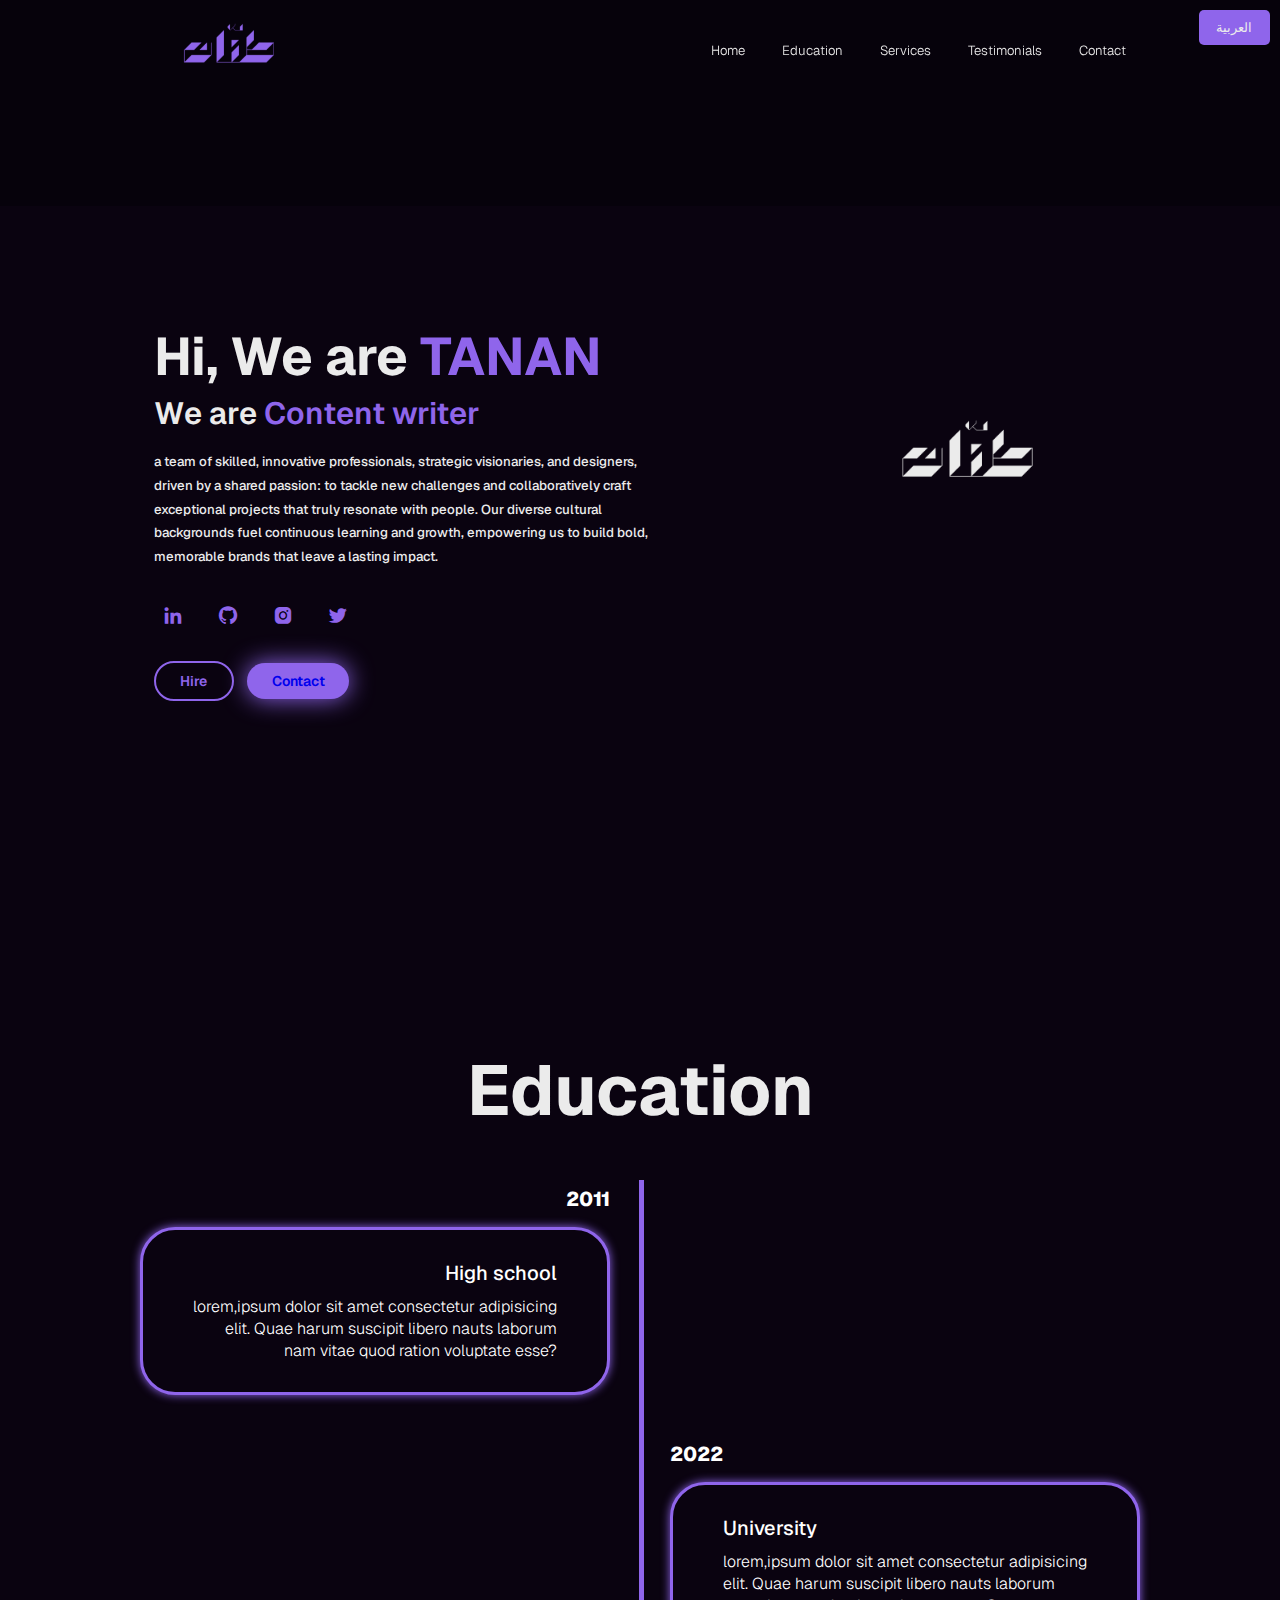
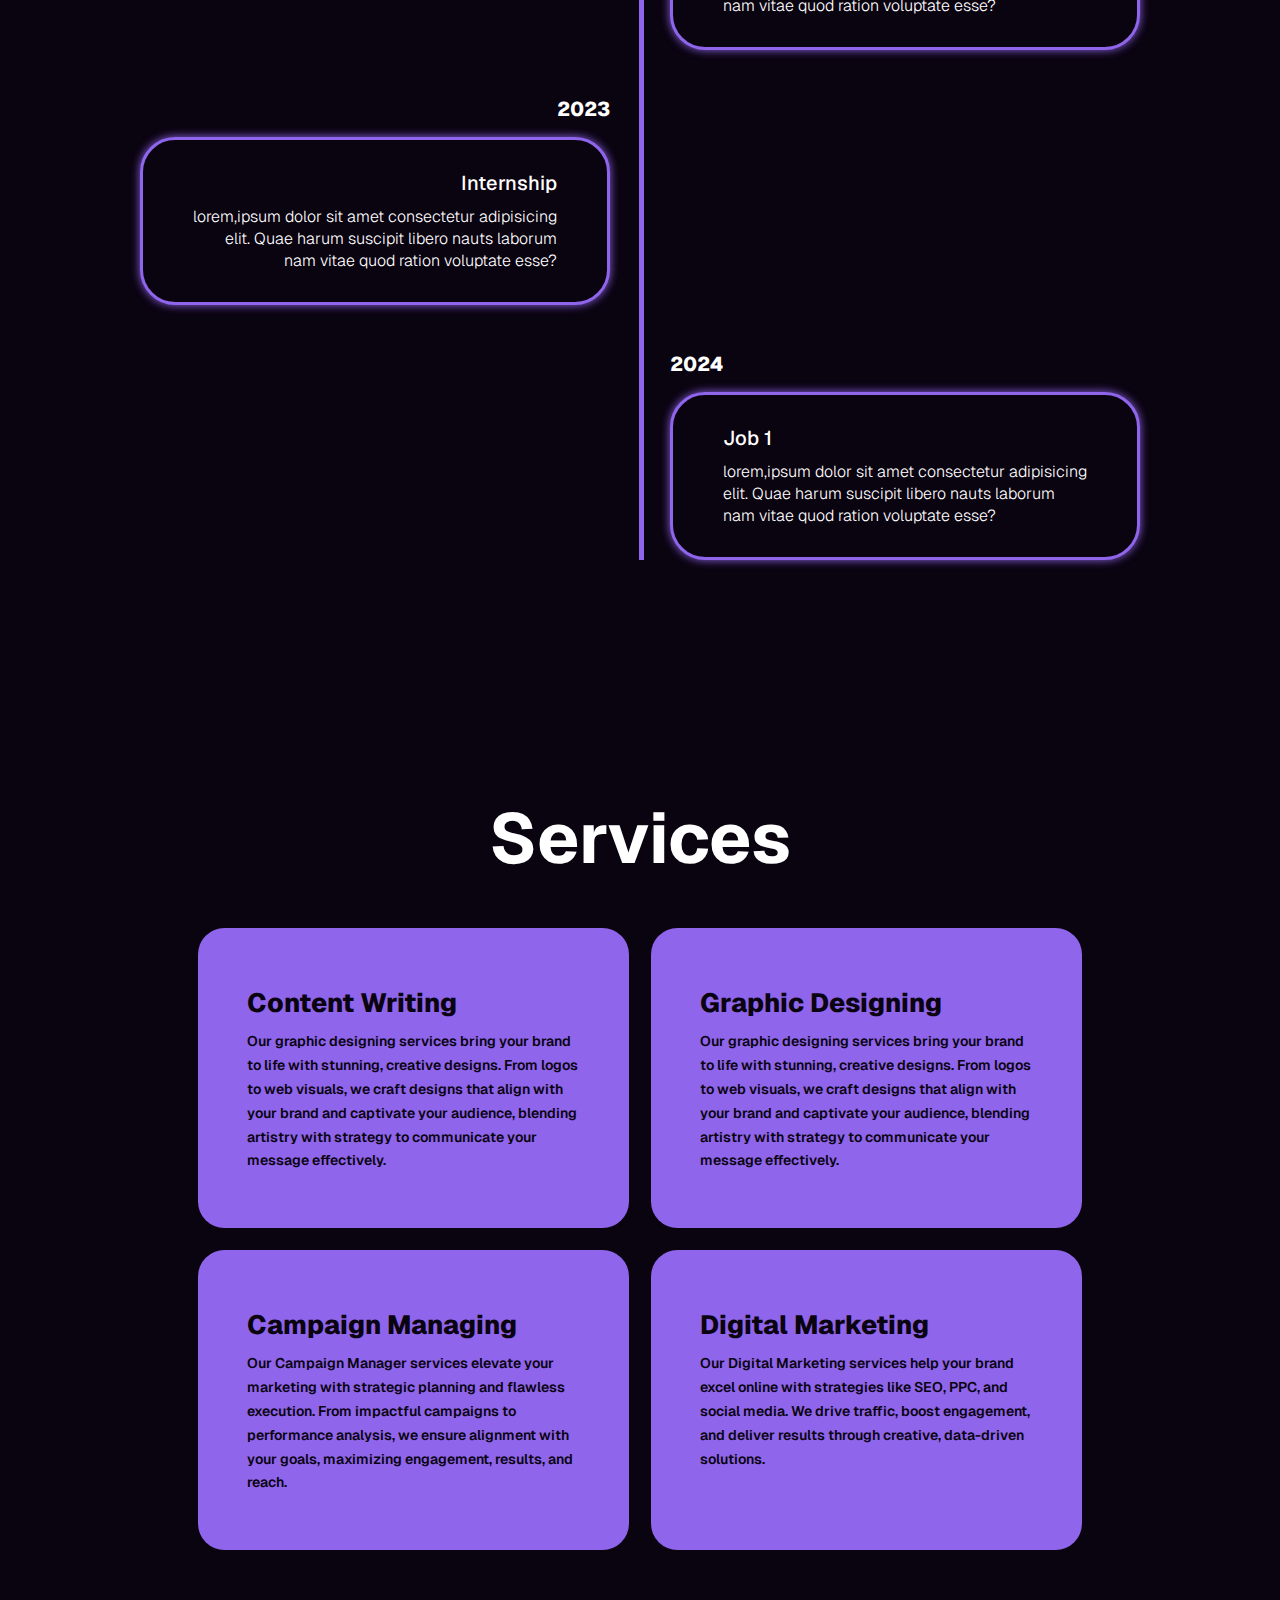
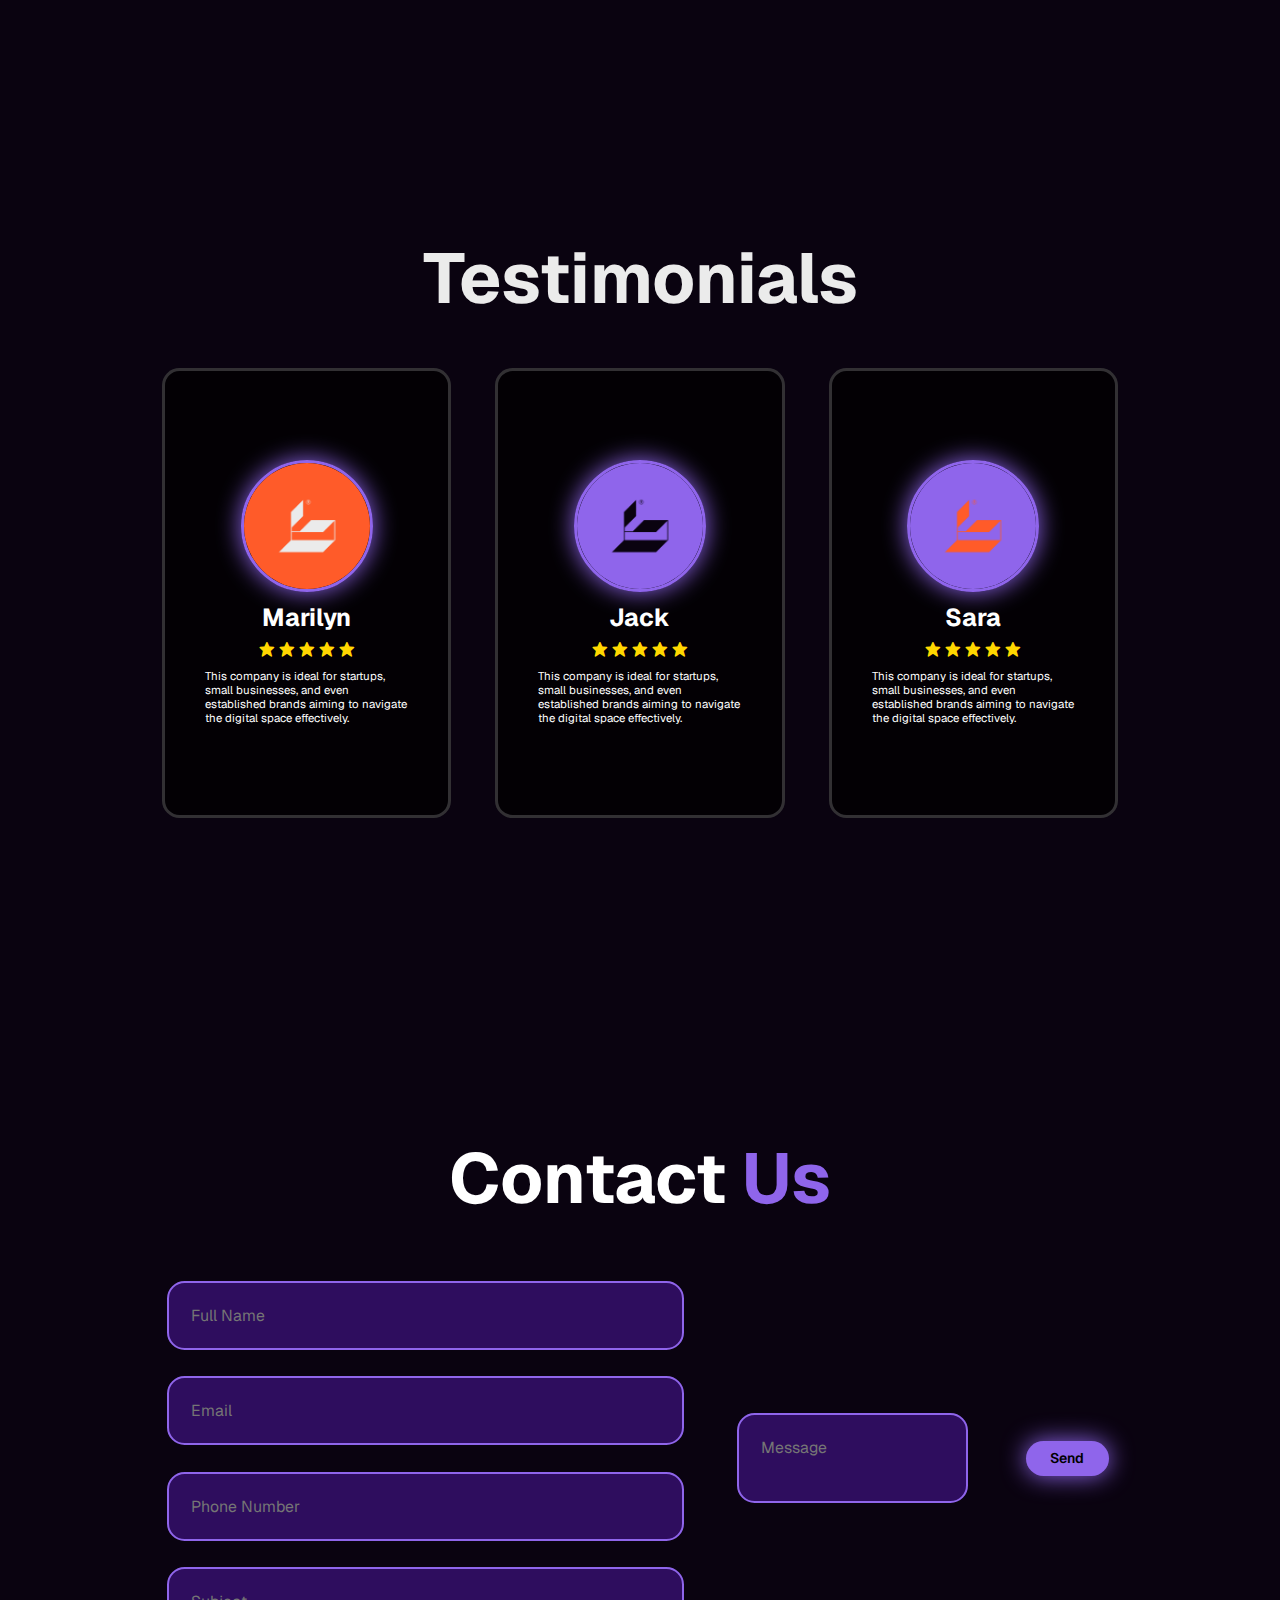
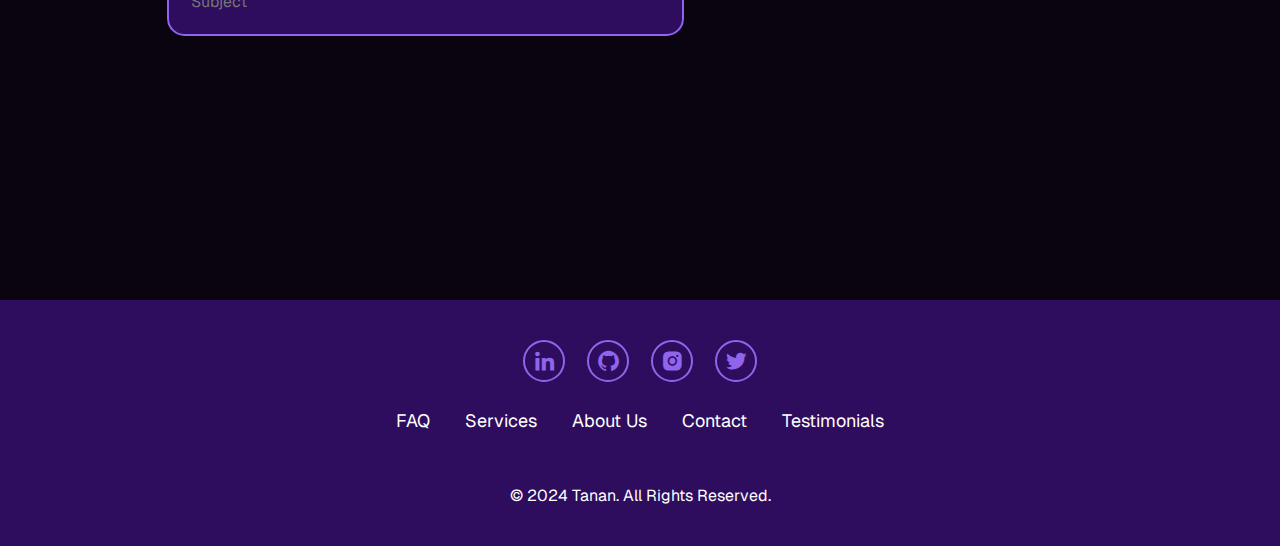
<file: index.html>
<!DOCTYPE html>
<html lang="en">
<head>
    <meta charset="UTF-8">
    <meta name="viewport" content="width=device-width, initial-scale=1.0">
    <link rel="preconnect" href="https://fonts.googleapis.com">
    <link rel="preconnect" href="https://fonts.gstatic.com" crossorigin>
    <link href="https://fonts.googleapis.com/css2?family=Geist:wght@100..900&display=swap" rel="stylesheet">
    <title>Tanan</title>
    <link rel="stylesheet" href='style.css'>
    <link href='https://unpkg.com/boxicons@2.1.4/css/boxicons.min.css' rel='stylesheet'>
    <style>
      html {
        scroll-behavior: smooth;
      }
    </style>
</head>
<body>

    
    <header class="header">
        <a href="#home" class="logo">
            <img src="img/logo.png" alt="TANAN Logo">
        </a>          
     
        <i class='bx bx-menu' id="menu-icon"></i>

        <div class="navbar">
            <a href="#home" class="active">Home</a>
            <a href="#education" class="active">Education</a>
            <a href="#services" class="active">Services</a>
            <a href="#testimonials" class="active">Testimonials</a>
            <a href="#contact" class="active">Contact</a>
        </div>
        <div id="language-toggle" class="language-toggle">
            <a href="indexa.html">
                <button id="toggle-lang-btn">العربية</button>
            </a>
        </div>
    </header>

    <section class="home" id="home">
        <div class="home-content">
            <h1>Hi, We are <span>TANAN</span></h1>
            <h3 class="text-animation">We are <span></span></h3>
            <p>a team of skilled, innovative professionals, strategic visionaries, and designers, driven by a shared passion: to tackle new challenges and collaboratively craft exceptional projects that truly resonate with people. Our diverse cultural backgrounds fuel continuous learning and growth, empowering us to build bold, memorable brands that leave a lasting impact.</p>

            <div class="social-icons">
                <a href="#"><i class='bx bxl-linkedin'></i></a>
                <a href="#"><i class='bx bxl-github'></i></a>
                <a href="#"><i class='bx bxl-instagram-alt'></i></a>
                <a href="#"><i class='bx bxl-twitter'></i></a>
            </div>

            <div class="btn-group">
                <a href="#" class="btn">Hire</a>
                <a href="#" class="btn">Contact</a>
            </div>
        </div>
        <div class="home-img">
            <img src="img/image.png" alt="">
        </div>
    </section>

    <section class="education" id="education">
       <h2 class="heading">Education</h2>

       <div class="timeline-items">
            <div class="timeline-item">
                <div class="timeline-dot"></div>
                <div class="timeline-date">2011</div>
                <div class="timeline-content">
                    <h3>High school</h3>
                    <p>lorem,ipsum dolor sit amet consectetur adipisicing elit. Quae harum suscipit libero nauts laborum nam vitae quod ration voluptate esse?</p>
                </div>
            </div>

            <div class="timeline-item">
                <div class="timeline-dot"></div>
                <div class="timeline-date">2022</div>
                <div class="timeline-content">
                    <h3>University</h3>
                    <p>lorem,ipsum dolor sit amet consectetur adipisicing elit. Quae harum suscipit libero nauts laborum nam vitae quod ration voluptate esse?</p>
                </div>
            </div>

            <div class="timeline-item">
                <div class="timeline-dot"></div>
                <div class="timeline-date">2023</div>
                <div class="timeline-content">
                    <h3>Internship</h3>
                    <p>lorem,ipsum dolor sit amet consectetur adipisicing elit. Quae harum suscipit libero nauts laborum nam vitae quod ration voluptate esse?</p>
                </div>
            </div>

            <div class="timeline-item">
                <div class="timeline-dot"></div>
                <div class="timeline-date">2024</div>
                <div class="timeline-content">
                    <h3>Job 1</h3>
                    <p>lorem,ipsum dolor sit amet consectetur adipisicing elit. Quae harum suscipit libero nauts laborum nam vitae quod ration voluptate esse?</p>
                </div>
            </div>
       </div>
    </section>

    <section class="services" id="services">
      <h2 class="heading">Services</h2>
      
      <div class="services-container">
        <div class="service-box">
            <div class="service-info">
                <h4>Content Writing</h4>
                <p>Our graphic designing services bring your brand to life with stunning, creative designs. From logos to web visuals, we craft designs that align with your brand and captivate your audience, blending artistry with strategy to communicate your message effectively.</p>
            </div>
        </div>

        <div class="service-box">
            <div class="service-info">
                <h4>Graphic Designing</h4>
                <p>Our graphic designing services bring your brand to life with stunning, creative designs. From logos to web visuals, we craft designs that align with your brand and captivate your audience, blending artistry with strategy to communicate your message effectively.</p>
            </div>
        </div>

        <div class="service-box">
            <div class="service-info">
                <h4>Campaign Managing</h4>
                <p>Our Campaign Manager services elevate your marketing with strategic planning and flawless execution. From impactful campaigns to performance analysis, we ensure alignment with your goals, maximizing engagement, results, and reach.</p>
            </div>
        </div>

        <div class="service-box">
            <div class="service-info">
                <h4>Digital Marketing</h4>
                <p>Our Digital Marketing services help your brand excel online with strategies like SEO, PPC, and social media. We drive traffic, boost engagement, and deliver results through creative, data-driven solutions.</p>
            </div>
        </div>
      </div>
    </section>

    <section class="testimonials" id="testimonials">
        <div class="testimonials-box">
            <h2 class="heading">Testimonials</h2>
    
            <div class="wrapper">
                <div class="testimonial-item">
                    <img src="img/1.png" alt="Marilyn">
                    <h2>Marilyn</h2>
                    <div class="rating">
                        <i class='bx bxs-star' id="star"></i>
                        <i class='bx bxs-star' id="star"></i>
                        <i class='bx bxs-star' id="star"></i>
                        <i class='bx bxs-star' id="star"></i>
                        <i class='bx bxs-star' id="star"></i>
                    </div>
                    <p>This company is ideal for startups, small businesses, and even established brands aiming to navigate the digital space effectively.</p>
                </div>
    
                <div class="testimonial-item">
                    <img src="img/2.png" alt="Jack">
                    <h2>Jack</h2>
                    <div class="rating">
                        <i class='bx bxs-star' id="star"></i>
                        <i class='bx bxs-star' id="star"></i>
                        <i class='bx bxs-star' id="star"></i>
                        <i class='bx bxs-star' id="star"></i>
                        <i class='bx bxs-star' id="star"></i>
                    </div>
                    <p>This company is ideal for startups, small businesses, and even established brands aiming to navigate the digital space effectively.</p>
                </div>
    
                <div class="testimonial-item">
                    <img src="img/3.png" alt="Sara">
                    <h2>Sara</h2>
                    <div class="rating">
                        <i class='bx bxs-star' id="star"></i>
                        <i class='bx bxs-star' id="star"></i>
                        <i class='bx bxs-star' id="star"></i>
                        <i class='bx bxs-star' id="star"></i>
                        <i class='bx bxs-star' id="star"></i>
                    </div>
                    <p>This company is ideal for startups, small businesses, and even established brands aiming to navigate the digital space effectively.</p>
                </div>
            </div>
        </div>
    </section>

    <section class="contact" id="contact">
        <h2 class="heading">Contact <span>Us</span></h2>

        <form action="">
           <div class="input-group">
            <div class="input-box">
                <input type="text" placeholder="Full Name">
                <input type="email" placeholder="Email">
            </div>
            <div class="input-box">
                <input type="number" placeholder="Phone Number">
                <input type="text" placeholder="Subject">
            </div>
           </div>

           <div class="input-box">
                <textarea placeholder="Message"></textarea>
           </div>

           <div class="btn-group">
                <button type="submit" class="btn">Send</button>
           </div>
        </form>
    </section>

    <footer class="footer">
        <div class="social">
            <a href="#"><i class='bx bxl-linkedin'></i></a>
            <a href="#"><i class='bx bxl-github'></i></a>
            <a href="#"><i class='bx bxl-instagram-alt'></i></a>
            <a href="#"><i class='bx bxl-twitter'></i></a>
        </div>
     
        <ul class="list">
            <li>
                <a href="#">FAQ</a>
            </li>

            <li>
                <a href="#">Services</a>
            </li>

            <li>
                <a href="#">About Us</a>
            </li>

            <li>
                <a href="#">Contact</a>
            </li>

            <li>
                <a href="#">Testimonials</a>
            </li>
        </ul>

        <p class="copyright">
            &copy; 2024 Tanan. All Rights Reserved.
        </p>
    </footer>

    <script src="script.js"></script>
</body>
</html>
</file>
<file: style.css>
*{
    margin: 0;
    padding: 0;
    box-sizing: border-box;
    text-decoration: none;
    border: none;
    scroll-behavior: smooth;
    font-family: 'Geist', sans-serif;
}
:root{
    --bg-color:#0a0310 ;
    --second-bg--color: #2e0d5e;
    --text-color: #ebebeb;
    --main-color: #8f65eb;
}


html{
    font-size: 60%;
    overflow-x: hidden;

}

body{
    background: var(--bg-color);
    color: var(--text-color);
}

.header{
    position: fixed;
    top: 0;
    left: 0;
    width: 100%;
    padding: 2rem 12% 4rem;
    background: rgba(0, 0, 0, 0.3);
    backdrop-filter: blur(10px);
    -webkit-backdrop-filter: blur(10px);
    display: flex;
    justify-content: space-between;
    align-items: center;
    z-index: 5;
}
/* Add the styles for the language toggle button */
.language-toggle {
    position: absolute;
    top: 10px;
    right: 10px;
    z-index: 1000; /* Make sure it stays on top */
}

#toggle-lang-btn {
    background-color: var(--main-color);  /* Use your theme color */
    color: var(--text-color);              /* Use your text color */
    padding: 1rem 2rem;
    border: none;
    border-radius: 5px;
    cursor: pointer;
    font-size: 1.5rem;
    transition: 0.3s ease;
}

#toggle-lang-btn:hover {
    background-color: var(--second-bg-color); /* Use another theme color for hover */
}

.logo img {
    width: 150px; /* Adjust as needed */
    height: auto;
    position: relative;
    top: -50px; /* Move the image up by 5px; adjust as needed */
    cursor: pointer;
    transition: 0.3s;
  }
  
/*.logo{
    font-size: 4rem;
    color: var(--text-color);
    font-weight: 800;
    cursor: pointer;
    transition: 0.3s;
}
    */
.logo:hover{
    transform: scale(1.1);
}
/*
.logo {
    text-shadow: 0 0 25px var(--text-color);
}
*/
.navbar {
    margin-top: -10rem; /* Adjust this value as needed */
}
.navbar a{
    font-size: 1.5rem;
    color: var(--text-color);
    margin-left: 4rem ;
    font-weight: 300;
    transition: 0.3s ease;
    border-bottom: 3px solid transparent;
    text-shadow: 0.4s ease-in-out;
}
.navbar a:hover{
    color: var(--main-color); 
}
#menu-icon{
    font-size: 3rem;
    color: var(--main-color);
    display: none;
}

section{
   min-height: 100vh;
   padding: 10rem 12% 10rem;
}
.home{
    display: flex;
    align-items: center;
    justify-content: center;
    gap: 15rem;
}
.home-content{
display: flex;
flex-direction: column;
align-items: baseline;
justify-content: center;
margin-top: 4rem;
}
span{
    color: var(--main-color);
}
.logo span{
    color: var(--main-color);
}
.home-content h3{
    margin-bottom: 2rem;
    margin-top: 1rem;
    font-size: 3.5rem;
}
.home-content h1{
    font-size: 6rem;
    font-weight: 700;
    margin-top: 11rem;
    line-height: 1;
}
.home-img{
    border-radius: 50%;
}
.home-img img{
    width: 17vw;
    height: 17vw;
    margin: 50px;
    box-shadow: 0.4s ease-in-out;
}
.home-img img:hover{
    box-shadow: 0 0 25px var(--main-color),
                0 0 50px var(--main-color),
                0 0 100px var(--main-color);

}
.home-content p{
    font-size: 1.5rem;
    font-weight: 500;
    line-height: 1.8;
    max-width: 1000px;
}
.social-icons a{
    display: inline-flex;
    justify-content: center;
    align-items: center;
    width: 4.5rem;
    height: 4.5rem;
    background: transparent;
    border: 2px dolid var(--main-color);
    font-size: 2.5rem;
    border-radius: 50%;
    color: var(--main-color);
    margin: 3rem 1.5rem 3rem 0;
    transition: 0.3s ease-in-out;
}
.social-icons a:hover{
    color: var(--text-color);
    transform: scale(1.3)translateY(-5px);
    box-shadow: 0 0 25px var(--main-color);
    background-color: var(--main-color);
}
.btn{
    display: inline-block;
    padding: 1rem 2.8rem;
    background: var(--main-color);
    box-shadow: 0 0 25px var(--main-color);
    border-radius: 4rem;
    font-size: 1.6rem;
    font-weight: 600;
    transition: 0.3s ease-in-out;
    cursor: pointer;
}
.btn:hover{
    transform: scale(1.05);
    box-shadow: 0 0 50px var(--main-color);
}
.btn-group{
    display: flex;
    align-items: center;
    gap: 1.5rem;
}
.btn-group a:nth-last-of-type(2){
    background-color: #0a0310;
    color: var(--main-color);
    border: 2px solid var(--main-color);
    box-shadow: 0 0 25px transparent;
}
.btn-group a:nth-last-of-type(2):hover{
    box-shadow: 0 0 25px var(--main-color);
    background-color: var(--main-color);
    color: #0a0310;
}
.text-animation{
    font-size: 34px;
    font-weight: 600;
    min-width: 280px;
}
.text-animation span{
    position: relative;
}
.text-animation span::before{
    content: "Content writer";
    color: var(--main-color);
    animation: word 20s infinite;
}
.text-animation span::after{
    content: "";
    background-color: var(--bg-color);
    position: absolute;
    width: calc(100% +8px);
    height:100% ;
    border-left: 3px solid var(--bg-color);
    right: -8px;
    animation: cursor 0.6s infinite, typing 20s steps(14) infinite;

}
@keyframes cursor {
    to{
        border-left: 2px solid var(--main-color);
    }
}
@keyframes words {
    0%,
    20%{
        content: "Graphic designers";
    }
     21%,
     40%{
    content:"Content writers";
     }
    41%,
    60%{
        content: "Campaign Managers";
    }
    61%,
    80%{
        content: "Influencer Managing";
    }
    81%,
    100%{
        content:"Digital Marketing";
    }
}
@keyframes typing {
    10%,
    15%,
    30%,
    35%,
    50%,
    55%,
    70%,
    75%,
    90%,
    95%{
        width: 0;
    }
    5%,
    20%,
    25%,
    40%,
    45%,
    60%,
    65%,
    80%,
    85%{
        width: calc(100% + 8px);
    }
}
.heading{
    font-size: 8rem;
    text-align: center;
    margin: 5rem;
}
.education{
    padding: 100px 15px;
    background: var(--bg-color);
}
.education h2{
    margin-bottom: 5rem;
}
.timeline-items{
    max-width: 1000px;
    margin: auto;
    display: flex;
    flex-wrap: wrap;
    position: relative;
}
.timeline-items::before{
    content: "";
    position: absolute;
    width: 5px;
    height: 100%;
    background-color: var(--main-color);
    left: calc(50% - 1px)
}
.timeline-item{
    margin-bottom: 40px;
    width: 100%;
    position: relative;
}
.timeline-item:last-child{
    margin-bottom: 0;
}
.timeline-item:nth-child(odd){
    padding-right: calc(50% + 30px);
    text-align: right;
}
.timeline-item:nth-child(even){
    padding-left: calc(50% + 30px);
}
.timelinne-dot{
    height: 21px;
    width: 21px;
    background-color: var(--main-color);
    box-shadow: 0 0 25px var(--main-color),
                0 0 50px var(--main-color);
    position: absolute;
    left: calc(50% - 8px);
    border-radius: 50%;
    top: 10px;
}
.timeline-date{
    font-size: 20px;
    font-weight: 800;
    color: white;
    margin: 6px 0 15px;
}
.timeline-content{
    background-color: var(--bg-color);
    border: 3px solid var(--main-color);
    padding: 30px 50px;
    border-radius: 4rem;
    box-shadow: 0 0 10px var(--main-color);
    cursor: pointer;
    transition: 0.3s ease-in-out;
}
.timeline-content:hover{
    transform: scale(1.05);
    box-shadow: 0 0 25px var(--main-color);
}
.timeline-content h3{
    font-size: 20px;
    color: white;
    margin: 0 0 10px;
    font-weight: 500;
}
.timeline-content p{
    color: white;
    font-size: 16px;
    font-weight: 300;
    line-height: 22px;
}
::-webkit-scrollbar{
    width: 5px;
}
::-webkit-scrollbar-thumb{
    background-color: var(--main-color);
}
::-webkit-scrollbar-track{
    background-color: var(--bg-color);
    width: 30px;
}
.services{
    background: var(--bg-color);
    color: #0a0310;
}
.services h2{
    margin-bottom: 5rem;
    color: white;
}
.services-container{
    display:grid;
    grid-template-columns: repeat(2,1fr);
    align-items: center;
    gap: 2.5rem;
}
.service-box{
    background-color: var(--main-color);
    height: 300px;
    border-radius: 3rem;
    border: 5px solid transparent;
    cursor: pointer;
    transition: 0.4s ease-in-out;
}
.service-box:hover{
    background: white;
    color: black;
    border: 5px solid var(--main-color);
    transform: scale(1.03);
}
.service-box .service-info{
    display: flex;
    flex-direction: column;
    text-align: left;
    max-height: 200px;
    justify-content: left;
    align-items: baseline;
    padding: 5rem 5rem;
}
.service-info h4{
    font-size: 3rem;
    font-weight: 800;
    line-height: 2;
}
.service-info p{
    font-size: 1.6rem;
    font-weight: 600;
    max-height: 100px;
    line-height: 1.7;
    margin: auto;
}
.testimonials {
    background: var(--second-bg-color); /* Fixed typo: double hyphen */
}

.testimonials-box {
    background-size: cover;
    display: flex;
    align-items: center;
    justify-content: center;
    flex-direction: column;
}

.testimonials .heading {
    margin-bottom: 5rem;
}

.testimonials-box img {
    width: 15rem;
    border-radius: 50%;
    border: 3px solid var(--main-color);
    box-shadow: 0 0 25px var(--main-color);
}

.wrapper {
    display: grid;
    grid-template-columns: repeat(3, 1fr);
    gap: 3rem;
}

.testimonial-item {
    min-height: 450px; /* Reduced height */
    max-width: 350px; /* Reduced width */
    background: rgba(0, 0, 0, 0.7);
    border: 3px solid rgba(238, 238, 238, 0.2);
    border-radius: 2rem;
    margin: 0 1rem; /* Reduced margin */
    padding: 20px 40px; /* Reduced padding */
    cursor: pointer;
    display: flex;
    flex-direction: column;
    align-items: center;
    justify-content: center;
    gap: 1rem; /* Reduced gap between elements */
    color: white;
    transition: transform 0.4s ease-in-out, box-shadow 0.4s ease-in-out;
}

.testimonial-item:hover {
    border: 3px solid var(--main-color); /* Applied hover effect correctly */
    transform: translateY(-10px) scale(1.03); /* Fixed missing space and restructured */
    box-shadow: 0 0 50px var(--main-color);
}

.testimonial-item h2 {
    font-size: 2.8rem;
}

.testimonial-item p {
    font-size: 1.3rem;
}

#star{
    color: gold;
    font-size: 2rem;
}
.contact h2{
    background-color: var(--bg-color) ;
}
.contact h2{
    margin-bottom: 3rem ;
    color: white;
}
.contact form{
    display: flex;
    align-items: center;
    justify-content: center;
    gap: 3rem;
    margin: 5rem auto;
    text-align: center;
}
.contact form .input-box{
    display: flex;
    justify-content: center;
    flex-wrap: wrap;
}
.contact form .input-box input, .contact form textarea{
    width: 100%;
    padding: 2.5rem;
    font-size: 1.8rem;
    color: var(--text-color);
    background: var(--second-bg--color);
    border-radius: 2rem;
    border: 2px solid var(--main-color);
    margin: 1.5rem;
    resize: none;
}
.contact form .btn{
    margin: 2rem;
}
.footer{
    position: relative;
    bottom: 0;
    width: 100%;
    padding: 40px 0;
    background-color: var(--second-bg--color);
}
.footer .social{
    text-align: center;
    padding-bottom: 25px;
    color: var(--main-color);
}
.footer .social a{
    font-size: 25px;
    color: var(--main-color);
    border: 2px solid var(--main-color);
    width: 42px;
    height: 42px;
    line-height: 42px;
    display: inline-block;
    text-align: center;
    border-radius: 50%;
    margin: 0 10px;
    transition: 0.3s ease-in-out;
}
.footer .social a:hover{
    transform: scale(1.2)translateY(-10px);
    background-color: var(--main-color);
    color: black;
    box-shadow: 0 0 25px var(--main-color);
}
.footer ul{
    margin-top:0 ;
    padding: 0;
    font-size: 18px;
    line-height: 1.6;
    margin-bottom: 0 ;
    text-align: center;
}
.footer ul li a{
    color: white;
    border-bottom: 3px solid transparent;
    transition: 0.3s ease-in-out;
}
.footer ul li a:hover{
    border-bottom: 3px solid var(--main-color);
}
.footer ul li{
    display: inline-block;
    padding: 0 15px;
}
.footer .copyright{
    margin-top: 50px;
    text-align: center;
    font-size: 16px;
    color: white;
}
@media(max-width:1285px){
    html{
        font-size: 55%;
    }
    .services-container{
        padding-bottom:7rem ;
        grid-template-columns: repeat(2,1fr);
        margin: 0 5rem;
    }
}
@media(max-width:991px){
    .header{
        padding: 2rem 3%;
    }
    .timeline-items::before{
        left: 7px;
    }
    .timeline-item:nth-child(odd){
        padding-right:0 ;
        text-align: left;
    }
    .timeline-item:nth-child(odd), .timeline-item:nth-child(even){
        padding-left: 37px;
    }
    .timelinne-dot{
        left: 0;
    }
    .services{
        padding-bottom: 7rem;
    }
    .testimonials .wrapper{
        grid-template-columns: repeat(1,1fr);
    }
    .contact form{
        flex-direction: column ;
    }
    .footer{
        padding: 2rem 3%;
    }
}
@media(max-width:895px){
    #menu-icon{
        display: block;
    }
    .navbar{
        position: absolute;
        top:100%;
        right: 0;
        width: 50%;
        padding: 1rem 3%;
        background: rgba(0, 0, 0, 0.8);
        backdrop-filter: blur(20px);
        border-bottom-left-radius:2rem;
        border-left: 2px solid var(--main-color);
        border-bottom: 2px solid var(--main-color);
        display: none;
    }
    .navbar a{
        display: block;
        font-size: 2rem;
        margin: 3rem;
        color: white;
    }
    .navbar.active {
        display: block;
    }
    .navbar a.active {
        color: var(--main-color);
        border-bottom: 3px solid var(--main-color);
    }
    
    .home{
        flex-direction: column-reverse;
        margin: 5rem 4rem;
    }
    .home-content h3{
        font-size: 2.6rem;
    }
    .home-content h1{
        font-size: 8rem;
        margin-top: 3rem;
    }
    .home-content p{
        max-width: 600px;
        margin: 0 auto;
    }
    .home-img img{
        width:56vw;
    }
    .services h2{
        margin-bottom: 3rem ;
    }
    .services-container{
        grid-template-columns: repeat(1,1fr);
    }

}
</file>
